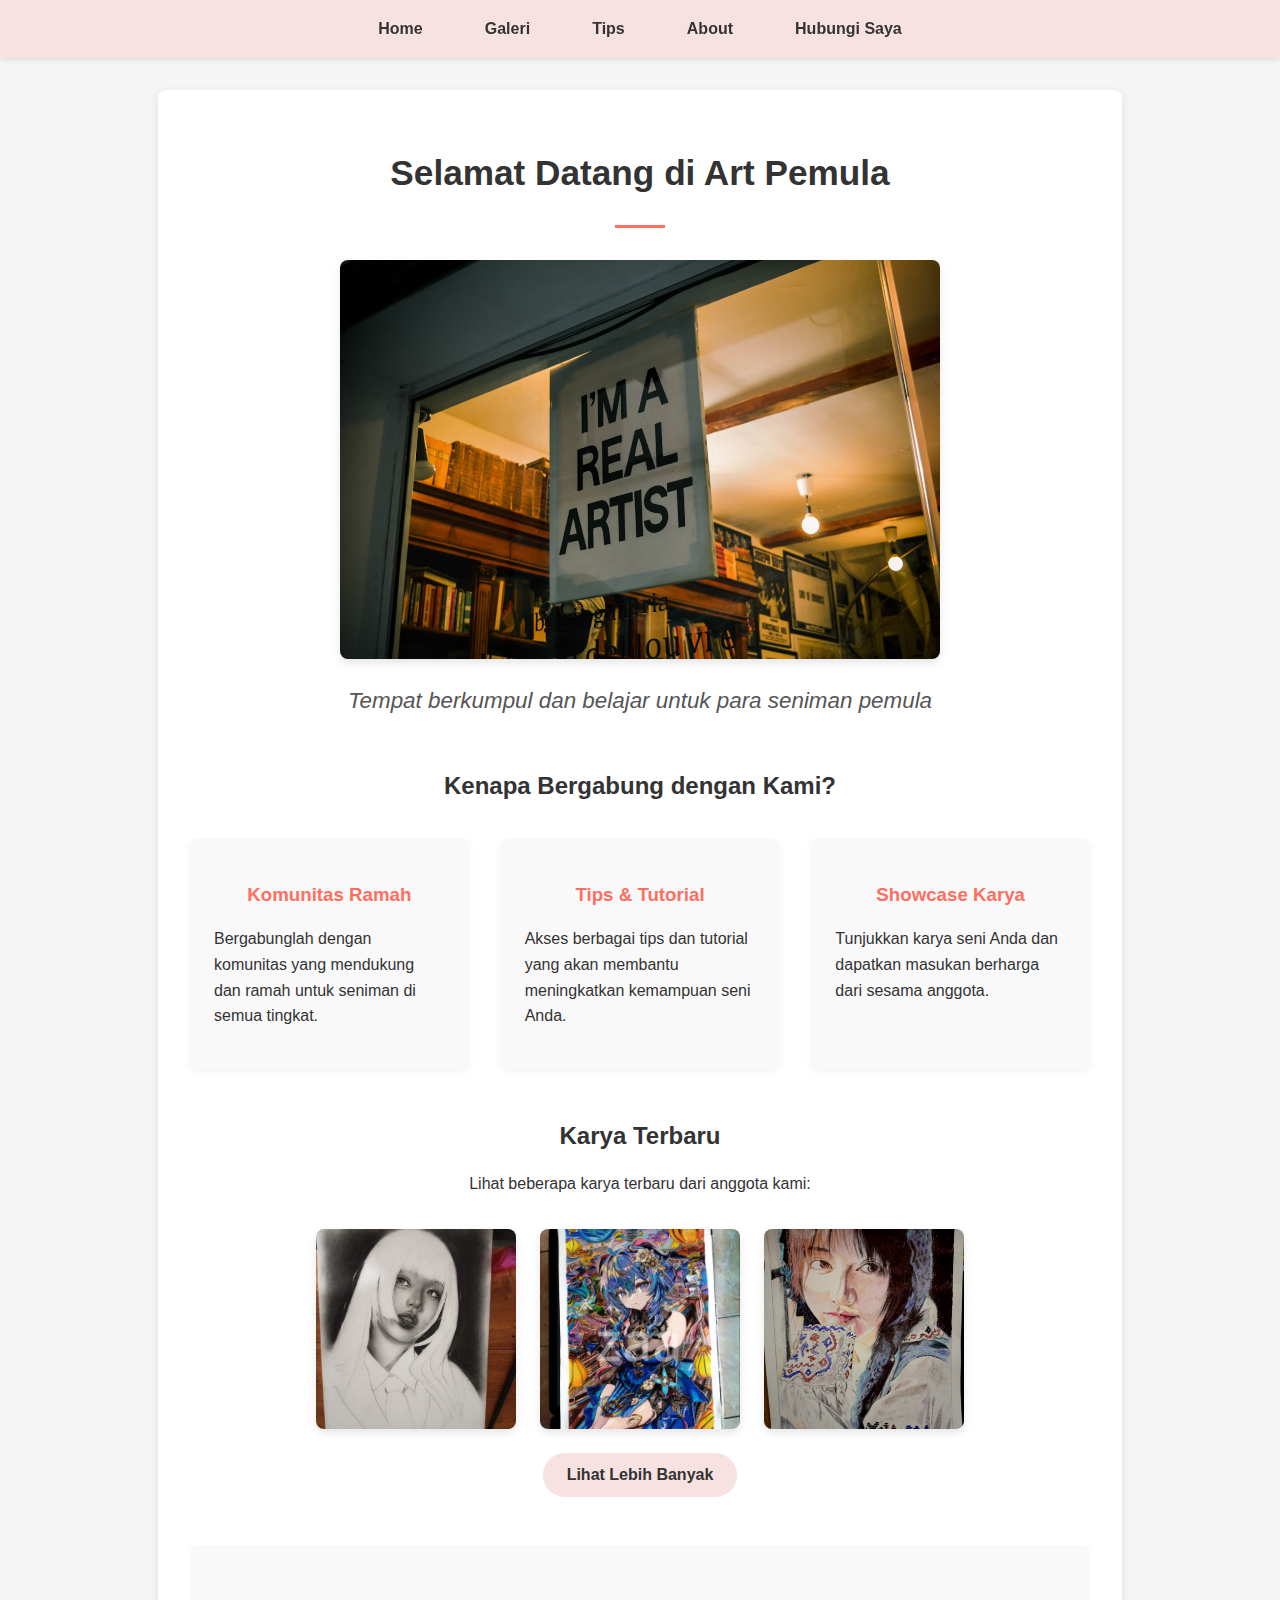
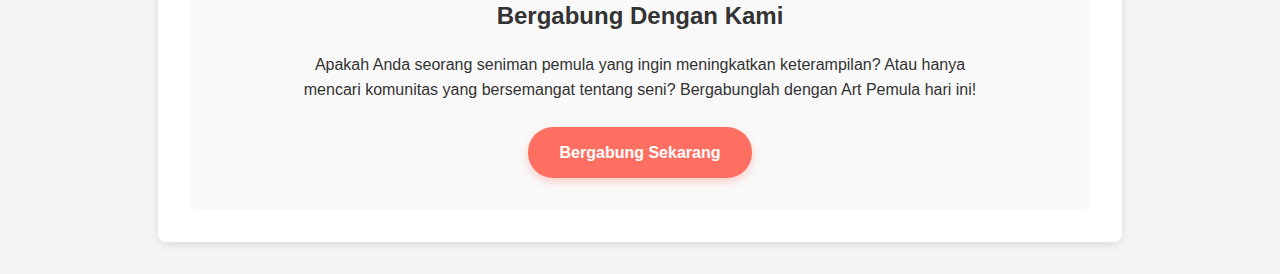
<file: index.html>
<!DOCTYPE html>
<html lang="id">
<head>
    <meta charset="UTF-8">
    <meta name="viewport" content="width=device-width, initial-scale=1.0">
    <title>Home - Art Pemula</title>
    <link rel="stylesheet" href="style.css">
</head>
<body>
    <nav>
        <a href="index.html">Home</a>
        <a href="galeri.html">Galeri</a>
        <a href="tips.html">Tips</a>
        <a href="about.html">About</a>
        <a href="hubungi.html">Hubungi Saya</a>
    </nav>

    <div class="page-container">
        <div class="page-header">
            <h1>Selamat Datang di Art Pemula</h1>
        </div>
        
        <div class="home-content">
            <div class="hero-section">
                <img src="Foto gambar di web/image.png" alt="Art Pemula" class="art-image">
                <p class="tagline">Tempat berkumpul dan belajar untuk para seniman pemula</p>
            </div>
            
            <div class="features-section">
                <h2>Kenapa Bergabung dengan Kami?</h2>
                <div class="features-grid">
                    <div class="feature-item">
                        <h3>Komunitas Ramah</h3>
                        <p>Bergabunglah dengan komunitas yang mendukung dan ramah untuk seniman di semua tingkat.</p>
                    </div>
                    <div class="feature-item">
                        <h3>Tips & Tutorial</h3>
                        <p>Akses berbagai tips dan tutorial yang akan membantu meningkatkan kemampuan seni Anda.</p>
                    </div>
                    <div class="feature-item">
                        <h3>Showcase Karya</h3>
                        <p>Tunjukkan karya seni Anda dan dapatkan masukan berharga dari sesama anggota.</p>
                    </div>
                </div>
            </div>
            
            <div class="recent-works">
                <h2>Karya Terbaru</h2>
                <p>Lihat beberapa karya terbaru dari anggota kami:</p>
                <div class="gallery">
                    <img src="foto karya grup/IMG-20250423-WA0006.jpg" alt="Karya 1">
                    <img src="foto karya grup/IMG-20250423-WA0014.jpg" alt="Karya 2">
                    <img src="foto karya grup/IMG-20250423-WA0013.jpg" alt="Karya 3">
                </div>
                <a href="galeri.html" class="view-more">Lihat Lebih Banyak</a>
            </div>
            
            <div class="join-us">
                <h2>Bergabung Dengan Kami</h2>
                <p>Apakah Anda seorang seniman pemula yang ingin meningkatkan keterampilan? Atau hanya mencari komunitas yang bersemangat tentang seni? Bergabunglah dengan Art Pemula hari ini!</p>
                <a href="hubungi.html" class="join-button">Bergabung Sekarang</a>
            </div>
        </div>
    </div>
</body>
</html>
</file>
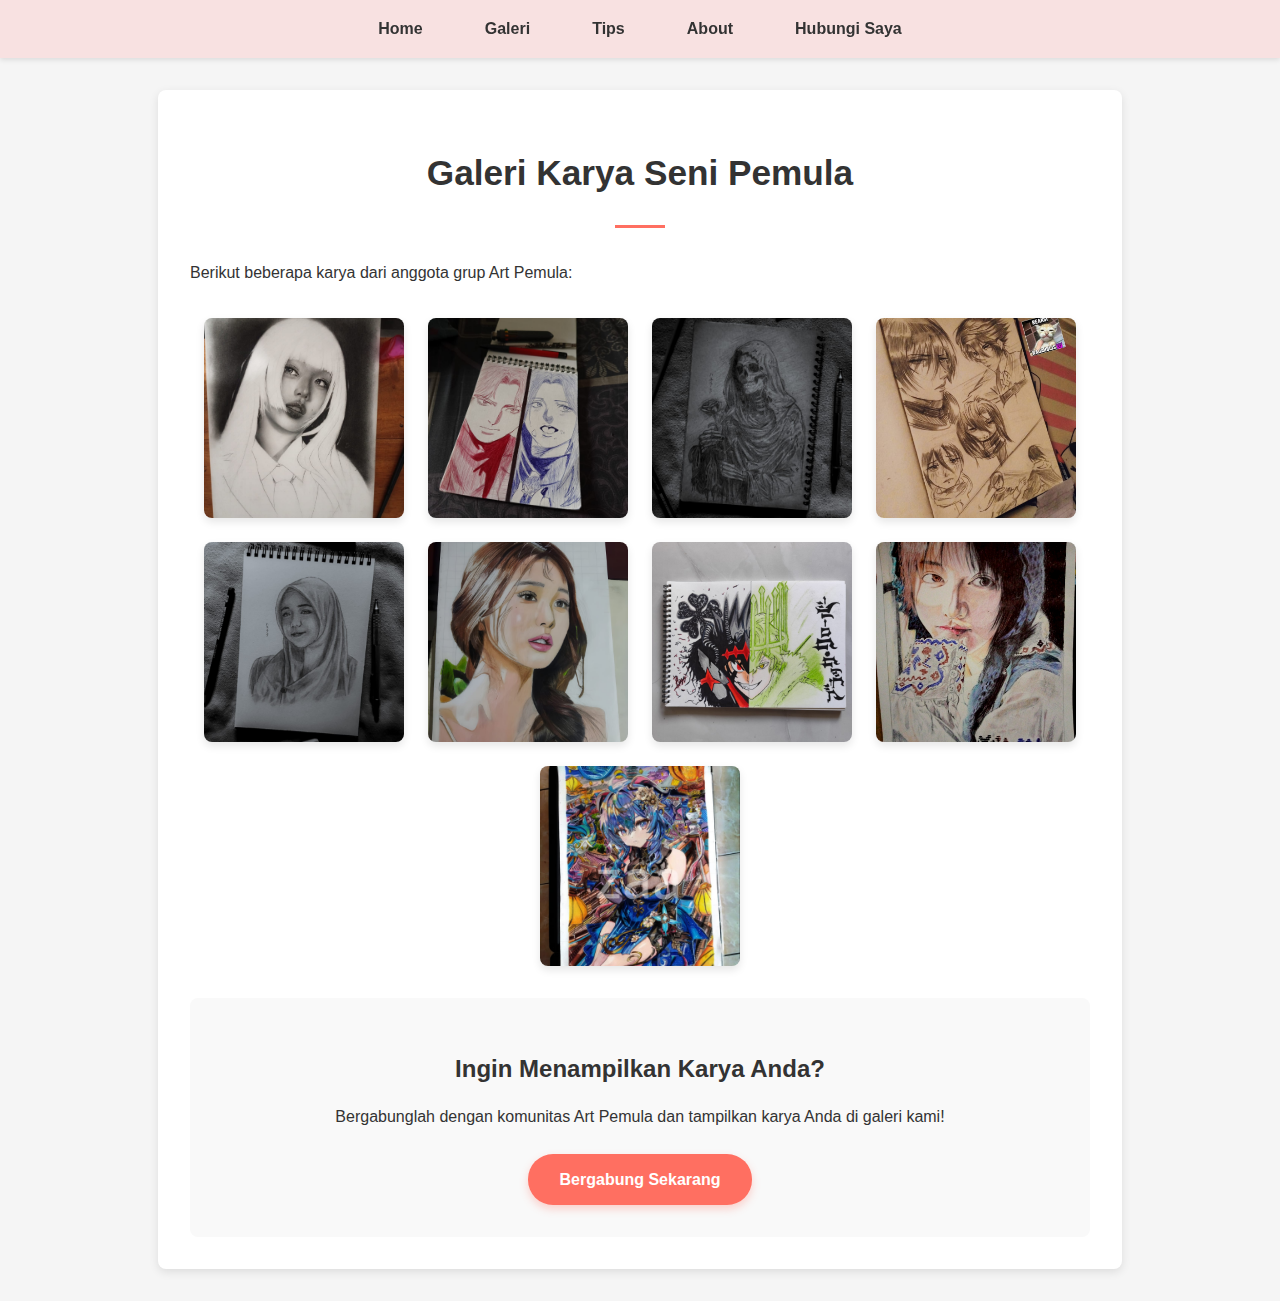
<file: galeri.html>
<!DOCTYPE html>
<html lang="id">
<head>
    <meta charset="UTF-8">
    <meta name="viewport" content="width=device-width, initial-scale=1.0">
    <title>Galeri - Art Pemula</title>
    <link rel="stylesheet" href="style.css">
</head>
<body>
    <nav>
        <a href="index.html">Home</a>
        <a href="galeri.html">Galeri</a>
        <a href="tips.html">Tips</a>
        <a href="about.html">About</a>
        <a href="hubungi.html">Hubungi Saya</a>
    </nav>

    <div class="page-container">
        <div class="page-header">
            <h1>Galeri Karya Seni Pemula</h1>
        </div>
        
        <p>Berikut beberapa karya dari anggota grup Art Pemula:</p>
        
        <div class="gallery">
            <img src="foto karya grup/IMG-20250423-WA0006.jpg" alt="Karya 1">
            <img src="foto karya grup/IMG-20250423-WA0007.jpg" alt="Karya 2">
            <img src="foto karya grup/IMG-20250423-WA0008.jpg" alt="Karya 3">
            <img src="foto karya grup/IMG-20250423-WA0009.jpg" alt="Karya 4">
            <img src="foto karya grup/IMG-20250423-WA0010.jpg" alt="Karya 5">
            <img src="foto karya grup/IMG-20250423-WA0012.jpg" alt="Karya 6">
            <img src="foto karya grup/IMG-20250423-WA0011[1].jpg" alt="Karya 7">
            <img src="foto karya grup/IMG-20250423-WA0013.jpg" alt="Karya 8">
            <img src="foto karya grup/IMG-20250423-WA0014.jpg" alt="Karya 9">
        </div>
        
        <div class="join-us">
            <h2>Ingin Menampilkan Karya Anda?</h2>
            <p>Bergabunglah dengan komunitas Art Pemula dan tampilkan karya Anda di galeri kami!</p>
            <a href="hubungi.html" class="join-button">Bergabung Sekarang</a>
        </div>
    </div>
</body>
</html>
</file>
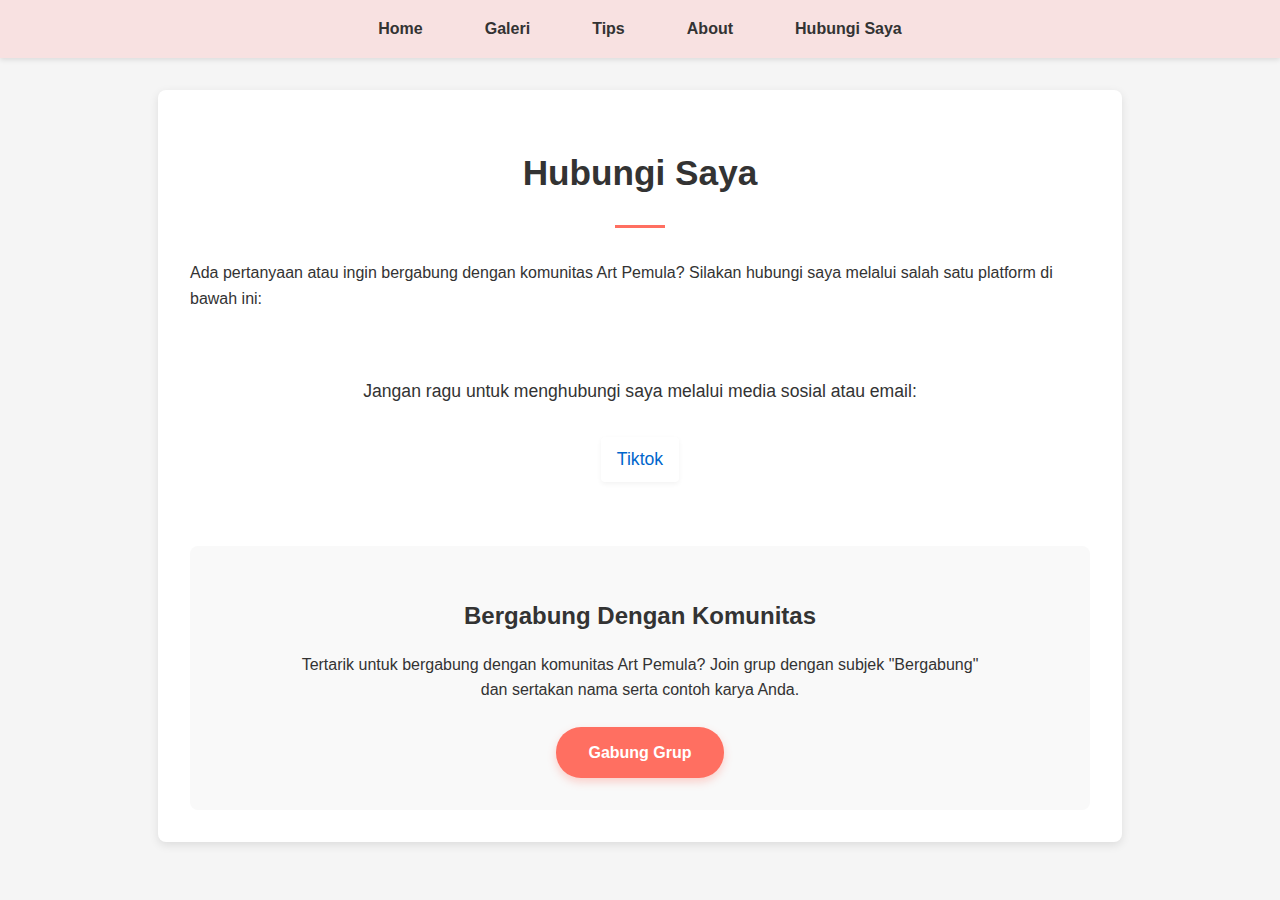
<file: hubungi.html>
<!DOCTYPE html>
<html lang="id">
<head>
    <meta charset="UTF-8">
    <meta name="viewport" content="width=device-width, initial-scale=1.0">
    <title>Hubungi Saya - Art Pemula</title>
    <link rel="stylesheet" href="style.css">
</head>
<body>
    <nav>
        <a href="index.html">Home</a>
        <a href="galeri.html">Galeri</a>
        <a href="tips.html">Tips</a>
        <a href="about.html">About</a>
        <a href="hubungi.html">Hubungi Saya</a>
    </nav>

    <div class="page-container">
        <div class="page-header">
            <h1>Hubungi Saya</h1>
        </div>
        
        <p>Ada pertanyaan atau ingin bergabung dengan komunitas Art Pemula? Silakan hubungi saya melalui salah satu platform di bawah ini:</p>
        
        <div class="social-links">
            <p>Jangan ragu untuk menghubungi saya melalui media sosial atau email:</p>
            <!-- <a href="mailto:info@artpemula.com">Email</a> -->
            <a href="https://www.tiktok.com/@art.pemula3?_t=ZS-8vln43SBjaS&_r=1" target="_blank">Tiktok</a>
            <!-- <a href="https://twitter.com/artpemula" target="_blank">Twitter</a>
            <a href="https://facebook.com/artpemula" target="_blank">Facebook</a> -->
        </div>
        
        <div class="join-us">
            <h2>Bergabung Dengan Komunitas</h2>
            <p>Tertarik untuk bergabung dengan komunitas Art Pemula? Join grup dengan subjek "Bergabung" dan sertakan nama serta contoh karya Anda.</p>
            <a href="https://chat.whatsapp.com/FqAz8qFLvCZ8Y9ZDacSqbQ" class="join-button">Gabung Grup</a>
        </div>
    </div>
</body>
</html>
</file>
<file: style.css>
body {
    font-family: Arial, sans-serif;
    margin: 0;
    background-color: #f5f5f5;
    color: #333;
    line-height: 1.6;
  }
  
/* CSS untuk halaman Home */

.home-content {
    margin-top: 1rem;
  }
  
  .hero-section {
    text-align: center;
    margin-bottom: 3rem;
  }
  
  .hero-section .art-image {
    width: 100%;
    max-width: 600px;
    height: auto;
    margin: 0 auto 1.5rem;
    display: block;
  }
  
  .tagline {
    font-size: 1.4rem;
    color: #555;
    font-style: italic;
    margin-bottom: 2rem;
  }
  
  .features-section {
    margin-bottom: 3rem;
  }
  
  .features-section h2 {
    text-align: center;
    margin-bottom: 2rem;
  }
  
  .features-grid {
    display: grid;
    grid-template-columns: repeat(auto-fit, minmax(250px, 1fr));
    gap: 2rem;
  }
  
  .feature-item {
    padding: 1.5rem;
    border-radius: 8px;
    background-color: #f9f9f9;
    box-shadow: 0 3px 8px rgba(0, 0, 0, 0.05);
    transition: transform 0.3s ease, box-shadow 0.3s ease;
  }
  
  .feature-item:hover {
    transform: translateY(-5px);
    box-shadow: 0 8px 15px rgba(0, 0, 0, 0.1);
  }
  
  .feature-item h3 {
    color: #ff6f61;
    margin-bottom: 1rem;
    text-align: center;
  }
  
  .recent-works {
    margin-bottom: 3rem;
    text-align: center;
  }
  
  .recent-works h2 {
    margin-bottom: 1rem;
  }
  
  .recent-works p {
    margin-bottom: 1.5rem;
  }
  
  .view-more {
    display: inline-block;
    margin-top: 1.5rem;
    padding: 0.6rem 1.5rem;
    background-color: #f8e1e1;
    color: #333;
    text-decoration: none;
    border-radius: 25px;
    font-weight: bold;
    transition: all 0.3s ease;
  }
  
  .view-more:hover {
    background-color: #ff6f61;
    color: white;
  }
  
  .join-us {
    text-align: center;
    padding: 2rem;
    background-color: #f9f9f9;
    border-radius: 8px;
    margin-top: 2rem;
  }
  
  .join-us h2 {
    margin-bottom: 1rem;
  }
  
  .join-us p {
    margin-bottom: 1.5rem;
    max-width: 700px;
    margin-left: auto;
    margin-right: auto;
  }
  
  .join-button {
    display: inline-block;
    padding: 0.8rem 2rem;
    background-color: #ff6f61;
    color: white;
    text-decoration: none;
    border-radius: 25px;
    font-weight: bold;
    transition: all 0.3s ease;
    box-shadow: 0 4px 8px rgba(255, 111, 97, 0.3);
  }
  
  .join-button:hover {
    background-color: #e55a4d;
    transform: translateY(-2px);
    box-shadow: 0 6px 12px rgba(255, 111, 97, 0.4);
  }
  
  /* Responsivitas */
  @media (max-width: 768px) {
    .features-grid {
      grid-template-columns: 1fr;
      gap: 1.5rem;
    }
    
    .tagline {
      font-size: 1.2rem;
    }
    
    .join-us {
      padding: 1.5rem;
    }
  }

  /* CSS untuk halaman Tips */

.tips-content {
    margin-top: 2rem;
  }
  
  .tip-item {
    margin-bottom: 3rem;
    padding-bottom: 2rem;
    border-bottom: 1px solid #eee;
  }
  
  .tip-item:last-child {
    border-bottom: none;
    margin-bottom: 0;
    padding-bottom: 0;
  }
  
  .tip-item h2 {
    color: #ff6f61;
    margin-bottom: 1rem;
    font-size: 1.5rem;
  }
  
  .tip-image {
    width: 100%;
    max-width: 600px;
    border-radius: 8px;
    margin: 1.5rem 0;
    display: block;
    box-shadow: 0 4px 8px rgba(0, 0, 0, 0.1);
  }
  
  /* Untuk layar kecil */
  @media (max-width: 768px) {
    .tip-item {
      margin-bottom: 2rem;
      padding-bottom: 1.5rem;
    }
    
    .tip-item h2 {
      font-size: 1.3rem;
    }
  }

  nav {
    background-color: #f8e1e1;
    padding: 1rem;
    box-shadow: 0 2px 5px rgba(0, 0, 0, 0.1);
    text-align: center;
    position: sticky;
    top: 0;
    z-index: 100;
  }
  
  nav a {
    margin: 0 1rem;
    text-decoration: none;
    color: #333;
    font-weight: bold;
    padding: 0.5rem 0.8rem;
    border-radius: 4px;
    transition: all 0.3s ease;
  }
  
  nav a:hover {
    color: #ff6f61;
    background-color: rgba(255, 255, 255, 0.5);
  }
  
  
  .page-container {
    max-width: 900px;
    margin: 0 auto;
    padding: 2rem;
    background-color: #fff;
    border-radius: 8px;
    box-shadow: 0 3px 10px rgba(0, 0, 0, 0.1);
    margin-top: 2rem;
    margin-bottom: 2rem;
  }
  
  .page-header {
    text-align: center;
    margin-bottom: 2rem;
    position: relative;
  }
  
  .page-header:after {
    content: "";
    display: block;
    width: 50px;
    height: 3px;
    background-color: #ff6f61;
    margin: 1rem auto;
  }
  .container {
    max-width: 1200px;
    margin: 0 auto;
    text-align: center;
    padding: 2rem;
  }
  
  h1 {
    color: #333;
    margin-bottom: 1.5rem;
    font-size: 2.2rem;
  }
  
  .art-image {
    width: 300px;
    margin-top: 1rem;
    border-radius: 8px;
    box-shadow: 0 4px 8px rgba(0, 0, 0, 0.1);
    transition: transform 0.3s ease;
  }
  
  .art-image:hover {
    transform: scale(1.02);
  }
  
  .gallery {
    display: flex;
    flex-wrap: wrap;
    justify-content: center;
    gap: 1.5rem;
    margin-top: 2rem;
  }
  
  .gallery img {
    width: 200px;
    height: 200px;
    object-fit: cover;
    border-radius: 8px;
    box-shadow: 0 4px 8px rgba(0, 0, 0, 0.1);
    transition: transform 0.3s ease;
  }
  
  .gallery img:hover {
    transform: scale(1.05);
  }
  
  ul {
    list-style-position: inside;
    text-align: left;
    display: inline-block;
    padding-left: 0;
    margin: 1.5rem 0;
  }
  
  li {
    margin-bottom: 0.8rem;
  }
  
  .social-links {
    text-align: center;
    padding: 2rem;
    max-width: 800px;
    margin: 0 auto;
  }
  
  .social-links p {
    font-size: 1.1rem;
    margin-bottom: 2rem;
  }
  
  .social-links a {
    color: #0066cc;
    text-decoration: none;
    margin: 0 1rem;
    font-size: 1.1rem;
    transition: all 0.3s ease;
    padding: 0.5rem 1rem;
    border-radius: 4px;
    display: inline-block;
    background-color: #fff;
    box-shadow: 0 2px 5px rgba(0, 0, 0, 0.05);
  }
  
  .social-links a:hover {
    color: #ff6f61;
    text-decoration: underline;
    background-color: #f9f9f9;
    box-shadow: 0 4px 8px rgba(0, 0, 0, 0.1);
  }
  
  /* Adaptive styling for different screen sizes */
  @media (max-width: 768px) {
    .hero-content {
      flex-direction: column;
      text-align: center;
    }
    
    .header-text h1 {
      font-size: 2rem;
    }
    
    .header-text p {
      font-size: 1.1rem;
    }
    
    .profile-img {
      width: 150px;
      height: 150px;
    }
    
    .gallery {
      gap: 1rem;
    }
    
    .gallery img {
      width: 150px;
      height: 150px;
    }
    
    nav a {
      margin: 0 0.5rem;
      font-size: 0.9rem;
    }
    
    .social-links a {
      margin: 0.5rem;
      display: block;
      width: 80%;
      margin-left: auto;
      margin-right: auto;
    }
  }
  
/* Tambahan CSS untuk memperbaiki halaman About */

.about-container {
    max-width: 900px;
    margin: 0 auto;
    padding: 2rem;
    background-color: #fff;
    border-radius: 8px;
    box-shadow: 0 3px 10px rgba(0, 0, 0, 0.1);
    margin-top: 2rem;
    margin-bottom: 2rem;
  }
  
  .about-header {
    text-align: center;
    margin-bottom: 2rem;
    position: relative;
  }
  
  .about-header:after {
    content: "";
    display: block;
    width: 50px;
    height: 3px;
    background-color: #ff6f61;
    margin: 1rem auto;
  }
  
  .about-content {
    line-height: 1.8;
    text-align: justify;
  }
  
  .about-content p {
    margin-bottom: 1.5rem;
  }
  
  .about-image {
    width: 100%;
    max-width: 400px;
    border-radius: 8px;
    margin: 2rem auto;
    display: block;
    box-shadow: 0 4px 8px rgba(0, 0, 0, 0.1);
  }
  
  .team-section {
    margin-top: 3rem;
  }
  
  .team-members {
    display: flex;
    flex-wrap: wrap;
    justify-content: center;
    gap: 2rem;
    margin-top: 2rem;
  }
  
  .team-member {
    width: 230px;
    text-align: center;
    padding: 1.5rem;
    background-color: #f9f9f9;
    border-radius: 8px;
    transition: transform 0.3s ease, box-shadow 0.3s ease;
  }
  
  .team-member:hover {
    transform: translateY(-5px);
    box-shadow: 0 10px 20px rgba(0, 0, 0, 0.1);
  }
  
  .team-member img {
    width: 120px;
    height: 120px;
    border-radius: 50%;
    object-fit: cover;
    margin-bottom: 1rem;
    border: 3px solid #f8e1e1;
  }
  
  .team-member h3 {
    margin-bottom: 0.5rem;
    color: #333;
  }
  
  .team-member p {
    font-size: 0.9rem;
    color: #666;
  }
  
  .mission-vision {
    display: flex;
    flex-wrap: wrap;
    gap: 2rem;
    margin-top: 3rem;
  }
  
  .mission, .vision {
    flex: 1;
    min-width: 250px;
    padding: 1.5rem;
    background-color: #f9f9f9;
    border-radius: 8px;
    box-shadow: 0 3px 8px rgba(0, 0, 0, 0.05);
  }
  
  .mission h2, .vision h2 {
    color: #ff6f61;
    font-size: 1.5rem;
    margin-bottom: 1rem;
    text-align: center;
  }
  
  /* Responsivitas */
  @media (max-width: 768px) {
    .about-container {
      padding: 1.5rem;
      margin-top: 1rem;
      margin-bottom: 1rem;
    }
    
    .mission-vision {
      flex-direction: column;
      gap: 1.5rem;
    }
    
    .team-members {
      gap: 1.5rem;
    }
    
    .team-member {
      width: 100%;
      max-width: 280px;
    }
  }
</file>
